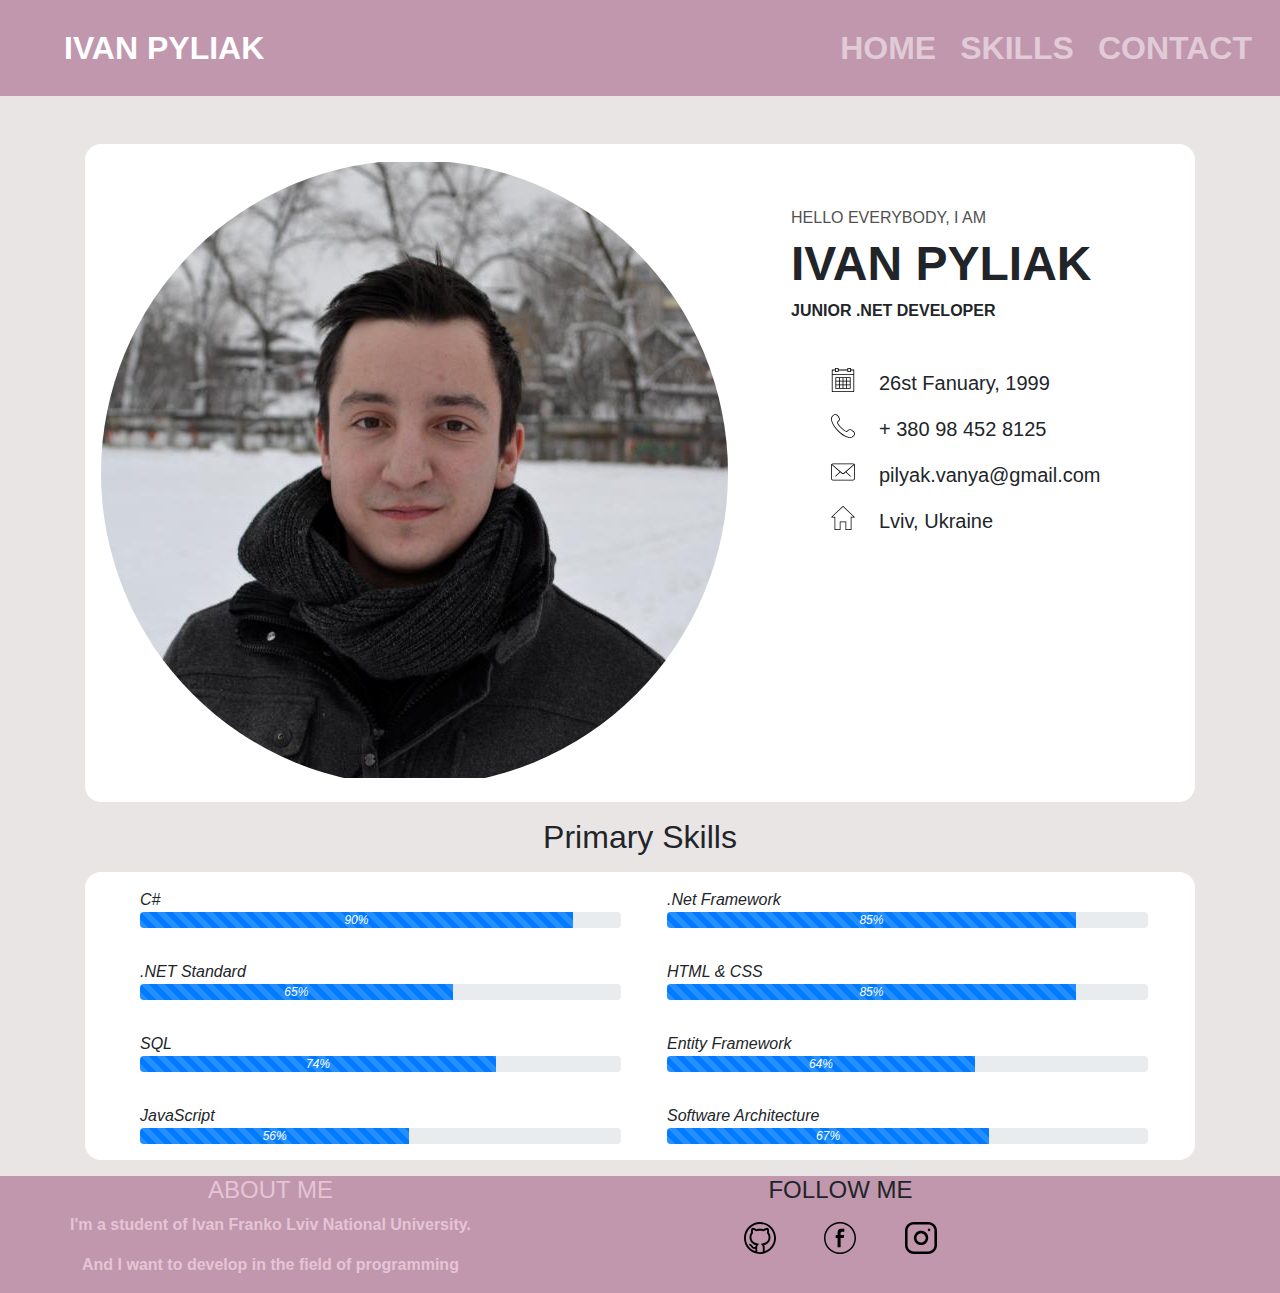
<file: index.html>
<!DOCTYPE html>
<html lang="en" dir="ltr">

<head>
  <meta charset="utf-8">
  <title>Portfolio</title>
  <link href="https://fonts.googleapis.com/css?family=Noticia+Text" rel="stylesheet">
  <link rel="stylesheet" href="https://maxcdn.bootstrapcdn.com/bootstrap/4.3.1/css/bootstrap.min.css">
  <link href="css/index.css" type="text/css" rel="stylesheet" />
</head>


<body>
    <nav class="navbar navbar-expand-sm text-uppercase navbar-dark">
        <a class="navbar-brand mx-5" href="#">Ivan Pyliak</a>
        <button class="navbar-toggler" type="button" data-toggle="collapse" data-target="#collapsibleNavbar">
          <span class="navbar-toggler-icon"></span>
        </button>
        <div class="collapse navbar-collapse " id="collapsibleNavbar">
          <ul class="navbar-nav ml-auto">
            <li class="nav-item mx-0 mx-lg-1">
              <a class="nav-link" href="#">Home</a>
            </li>
            <li class="nav-item mx-0 mx-lg-1">
              <a class="nav-link" href="#">Skills</a>
            </li>
            <li class="nav-item mx-0 mx-lg-1">
              <a class="nav-link" href="#">Contact</a>
            </li>    
          </ul>
        </div>  
      </nav>


    <section id = "home" class = "home">
      <div class = "container">
        <div class="rows">
            <div class="home_banner d-lg-flex mt-5">
              <div class="d-lg-flex mx-3 my-3">
                <img class="img-fluid rounded-circle" src="img/photo.png" alt="">
                <div class="personal_text mt-5 ml-5 col-lg-5">
                  <h6>HELLO EVERYBODY, I AM</h6>
                  <h3>IVAN PYLIAK</h3>
                  <h4>JUNIOR .NET DEVELOPER</h4>
                  <div class="basic_info mr-5 mt-5">
                    <ul>
                      <li class="b-block d-flex">
                        <img class="small_logo" src="img/calendar.svg">
                          <p class="ml-4">26st Fanuary, 1999</p>
                      </li>
                      <li class="b-block d-flex">
                          <img class="small_logo" src="img/phone-call.svg">
                            <p class="ml-4">+ 380 98 452 8125</p>
                      </li>
                      <li class="b-block d-flex">
                          <img class="small_logo" src="img/mail.svg">
                            <p class="ml-4">pilyak.vanya@gmail.com</p>
                      </li>
                      <li class="b-block d-flex">
                          <img class="small_logo" src="img/home.svg">
                            <p class="ml-4">Lviv, Ukraine</p>
                      </li>
                    </ul>
                  </div>
                </div>
              </div>
            </div>
        </div>
    </section>

    <section class = "my_skills">
        <h2 class="section-title text-center my-3 mx-3">Primary Skills</h2>
      <div class="container">
        <div class="rows">
            <div class="skills">
                <ul class="skill-list">
                  <li class="skill-item d-block mr-5">
                    <div class="d-lg-flex">
                      <div class="col-lg-6 ml-auto my-3 mx-3">
                        <i class="skill-item-title">C#</i>
                        <div class="progress">
                          <div class="progress-bar progress-bar-striped" role="progressbar" aria-valuenow="0"
                          aria-valuemin="0" aria-valuemax="100" style="width:90%">
                            <i>90%</i>
                          </div>
                       </div>
                      </div>
                      <div class="col-lg-6 ml-auto my-3 mx-3">
                          <i class="skill-item-title">.Net Framework</i>
                          <div class="progress">
                            <div class="progress-bar progress-bar-striped anivated" role="progressbar" aria-valuenow="0"
                            aria-valuemin="0" aria-valuemax="100" style="width:85%">
                              <i>85%</i>
                            </div>
                         </div>
                        </div>
                    </div>
                  </li>
                  <li class="skill-item d-block mr-5">
                      <div class="d-lg-flex">
                          <div class="col-lg-6 ml-auto my-3 mx-3">
                            <i class="skill-item-title">.NET Standard</i>
                            <div class="progress">
                              <div class="progress-bar progress-bar-striped anivated" role="progressbar" aria-valuenow="0"
                              aria-valuemin="0" aria-valuemax="100" style="width:65%">
                                <i>65%</i>
                              </div>
                           </div>
                          </div>
                          <div class="col-lg-6 ml-auto my-3 mx-3">
                              <i class="skill-item-title">HTML & CSS</i>
                              <div class="progress">
                                <div class="progress-bar progress-bar-striped anivated" role="progressbar" aria-valuenow="0"
                                aria-valuemin="0" aria-valuemax="100" style="width:85%">
                                  <i>85%</i>
                                </div>
                             </div>
                            </div>
                        </div>
                  </li>
                  <li class="skill-item d-block mr-5">
                      <div class="d-lg-flex">
                          <div class="col-lg-6  ml-auto my-3 mx-3">
                            <i class="skill-item-title">SQL</i>
                            <div class="progress">
                              <div class="progress-bar progress-bar-striped anivated" role="progressbar" aria-valuenow="0"
                              aria-valuemin="0" aria-valuemax="100" style="width:74%">
                                <i>74%</i>
                              </div>
                           </div>
                          </div>
                          <div class="col-lg-6  ml-auto my-3 mx-3">
                              <i class="skill-item-title">Entity Framework</i>
                              <div class="progress">
                                <div class="progress-bar progress-bar-striped anivated" role="progressbar" aria-valuenow="0"
                                aria-valuemin="0" aria-valuemax="100" style="width:64%">
                                  <i>64%</i>
                                </div>
                             </div>
                            </div>
                        </div>
                  </li>
                  <li class="skill-item d-block mr-5">
                      <div class="d-lg-flex">
                          <div class="col-lg-6  ml-auto my-3 mx-3">
                            <i class="skill-item-title">JavaScript</i>
                            <div class="progress">
                              <div class="progress-bar progress-bar-striped anivated" role="progressbar" aria-valuenow="0"
                              aria-valuemin="0" aria-valuemax="100" style="width:56%">
                                <i>56%</i>
                              </div>
                           </div>
                          </div>
                          <div class="col-lg-6  ml-auto my-3 mx-3">
                              <i class="skill-item-title">Software Architecture</i>
                              <div class="progress">
                                <div class="progress-bar progress-bar-striped anivated" role="progressbar" aria-valuenow="0"
                                aria-valuemin="0" aria-valuemax="100" style="width:67%">
                                  <i>67%</i>
                                </div>
                             </div>
                            </div>
                        </div>
                  </li>
                </ul>
              </div>
        </div>
      </div>
    </section>
    <footer>
      <div class = "container">
        <div class="row">
        <div class="about_me text-center">
          <h4 class="text-uppercase">
            about me
          </h4>
          <p>
            I'm a student of Ivan Franko Lviv National University.
          </p>
          <p>
            And I want to develop in the field of programming
          </p>
        </div>
        <div class="follow_me col">
          <div>
            <h4 class="text-center text-uppercase">follow me</h4>
          </div>
          <div class="text-center"> 
            <a href="https://github.com/IvanPilyak" class="fa fa-github"><img src="img/github.svg"></a>
            <a href="https://www.facebook.com/pilyak.vanya" class="fa fa-facebook"><img src="img/facebook.svg"></a>
            <a href="https://www.instagram.com/pilyak_ivan" class="fa fa-instagram"><img src="img/instagram.svg"></a>
          </div>
        </div>
        </div>
      </div>
    </footer>
    <script src="js/move_progress_bar.js"></script>
    <script src="https://ajax.googleapis.com/ajax/libs/jquery/3.3.1/jquery.min.js"></script>
    <script src="https://cdnjs.cloudflare.com/ajax/libs/popper.js/1.14.7/umd/popper.min.js"></script>
    <script src="https://maxcdn.bootstrapcdn.com/bootstrap/4.3.1/js/bootstrap.min.js"></script>
</body>
</file>
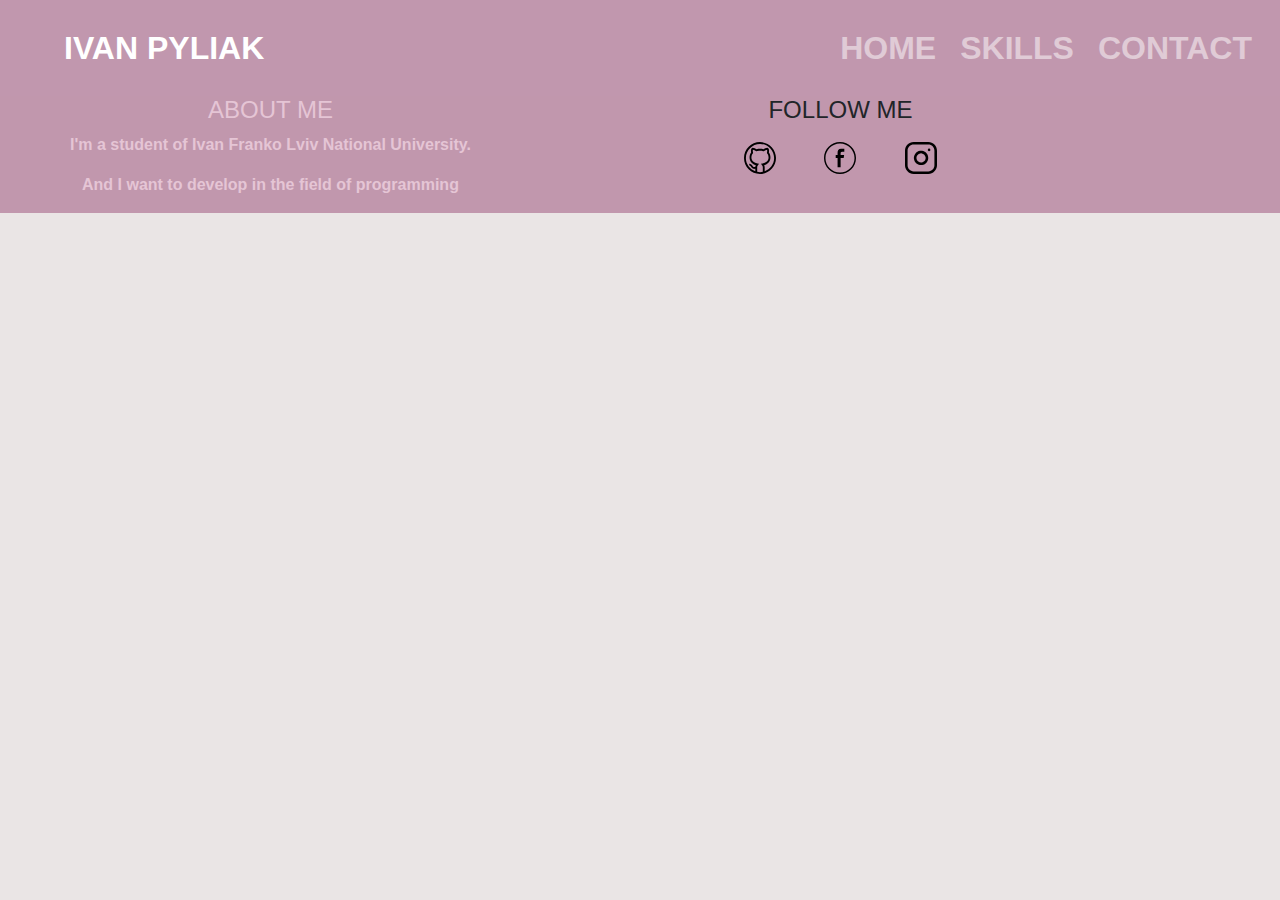
<file: src/contact.html>
<!DOCTYPE html>
<html lang="en" dir="ltr">

<head>
  <meta charset="utf-8">
  <title>Portfolio</title>
  <link href="https://fonts.googleapis.com/css?family=Noticia+Text" rel="stylesheet">
  <link rel="stylesheet" href="https://maxcdn.bootstrapcdn.com/bootstrap/4.3.1/css/bootstrap.min.css">
  <link href="css/index.css" type="text/css" rel="stylesheet" />
</head>


<body>
    <nav class="navbar navbar-expand-sm text-uppercase navbar-dark">
        <a class="navbar-brand mx-5" href="#">Ivan Pyliak</a>
        <button class="navbar-toggler" type="button" data-toggle="collapse" data-target="#collapsibleNavbar">
          <span class="navbar-toggler-icon"></span>
        </button>
        <div class="collapse navbar-collapse " id="collapsibleNavbar">
          <ul class="navbar-nav ml-auto">
            <li class="nav-item mx-0 mx-lg-1">
              <a class="nav-link" href="#">Home</a>
            </li>
            <li class="nav-item mx-0 mx-lg-1">
              <a class="nav-link" href="index.html#my_skills">Skills</a>
            </li>
            <li class="nav-item mx-0 mx-lg-1">
              <a class="nav-link" href="#">Contact</a>
            </li>    
          </ul>
        </div>  
      </nav>
      <footer>
        <div class = "container">
          <div class="row">
          <div class="about_me text-center">
            <h4 class="text-uppercase">
              about me
            </h4>
            <p>
              I'm a student of Ivan Franko Lviv National University.
            </p>
            <p>
              And I want to develop in the field of programming
            </p>
          </div>
          <div class="follow_me col">
            <div>
              <h4 class="text-center text-uppercase">follow me</h4>
            </div>
            <div class="text-center"> 
              <a href="https://github.com/IvanPilyak" class="fa fa-github"><img src="img/github.svg" alt="github"></a>
              <a href="https://www.facebook.com/pilyak.vanya" class="fa fa-facebook"><img src="img/facebook.svg" alt="facebook"></a>
              <a href="https://www.instagram.com/pilyak_ivan" class="fa fa-instagram"><img src="img/instagram.svg" alt="instagram"></a>
            </div>
          </div>
          </div>
        </div>
      </footer>
      <script src="js/move_progress_bar.js"></script>
      <script src="https://ajax.googleapis.com/ajax/libs/jquery/3.3.1/jquery.min.js"></script>
      <script src="https://cdnjs.cloudflare.com/ajax/libs/popper.js/1.14.7/umd/popper.min.js"></script>
      <script src="https://maxcdn.bootstrapcdn.com/bootstrap/4.3.1/js/bootstrap.min.js"></script>
  </body>
</html>
</file>
<file: css/index.css>
body{
    font-family: Arial, Helvetica, sans-serif;
    background-color: #eae5e5;
}

.navbar{
    padding-top: 1rem;
    padding-bottom: 1rem;
    font-weight: 700;
    background-color: #c197ae;
}

.navbar-brand, .nav-link{
    font-size: 2em;
}

.home_banner{
    background-color: white;
    border-radius: 1rem;
}

.personal_text h6{
    color: #515151;
}

.personal_text h3{
    font-size: 3em;
    font-weight: 700;
}

.personal_text h4{
    font-weight: 600;
    font-size: 1em;
}

.small_logo{
    width: 1.5rem;
    height: 1.5rem;
}

.basic_info p{
    font-size: 1.25em;
}

.skills{
    background-color: white;
    border-radius: 1rem;
}

.fa img{
    width: 2rem;
    height: 2rem;
}

.fa {
    padding: 20px;
    font-size: 30px;
    width: 30px;
    text-align: center;
    text-decoration: none;
    margin: 5px 2px;
    border-radius: 50%;
  }
  
  .fa:hover {
      opacity: 0.7;
  }
  
  footer{
    background-color: #c197ad;
  }

  .about_me{
      -webkit-text-fill-color: #e5c5d5;
      font-weight: 700;
  }
</file>
<file: src/css/index.css>
body{
    font-family: Arial, Helvetica, sans-serif;
    background-color: #eae5e5;
}

.navbar{
    padding-top: 1rem;
    padding-bottom: 1rem;
    font-weight: 700;
    background-color: #c197ae;
}

.navbar-brand, .nav-link{
    font-size: 2em;
}

.home_banner{
    background-color: white;
    border-radius: 1rem;
}

.personal_text h6{
    color: #515151;
}

.personal_text h3{
    font-size: 3em;
    font-weight: 700;
}

.personal_text h4{
    font-weight: 600;
    font-size: 1em;
}

.small_logo{
    width: 1.5rem;
    height: 1.5rem;
}

.basic_info p{
    font-size: 1.25em;
}

.skills{
    background-color: white;
    border-radius: 1rem;
}

.fa img{
    width: 2rem;
    height: 2rem;
}

.fa {
    padding: 20px;
    font-size: 30px;
    width: 30px;
    text-align: center;
    text-decoration: none;
    margin: 5px 2px;
    border-radius: 50%;
}
  
.fa:hover {
      opacity: 0.7;
}
  
footer{
    background-color: #c197ad;
}

.about_me{
      -webkit-text-fill-color: #e5c5d5;
      font-weight: 700;
}

.sl__img{
      width: 10rem;
      height: 10rem;
}

.progress-bar {
    -webkit-transition: none !important;
    transition: none !important;
}

.submit{
      background-color: #c197ad;
      color: #e5c5d5;
}
.skills
{
    padding-bottom: 1rem;
}

.my_photo{
    padding: 1rem;
}
</file>
